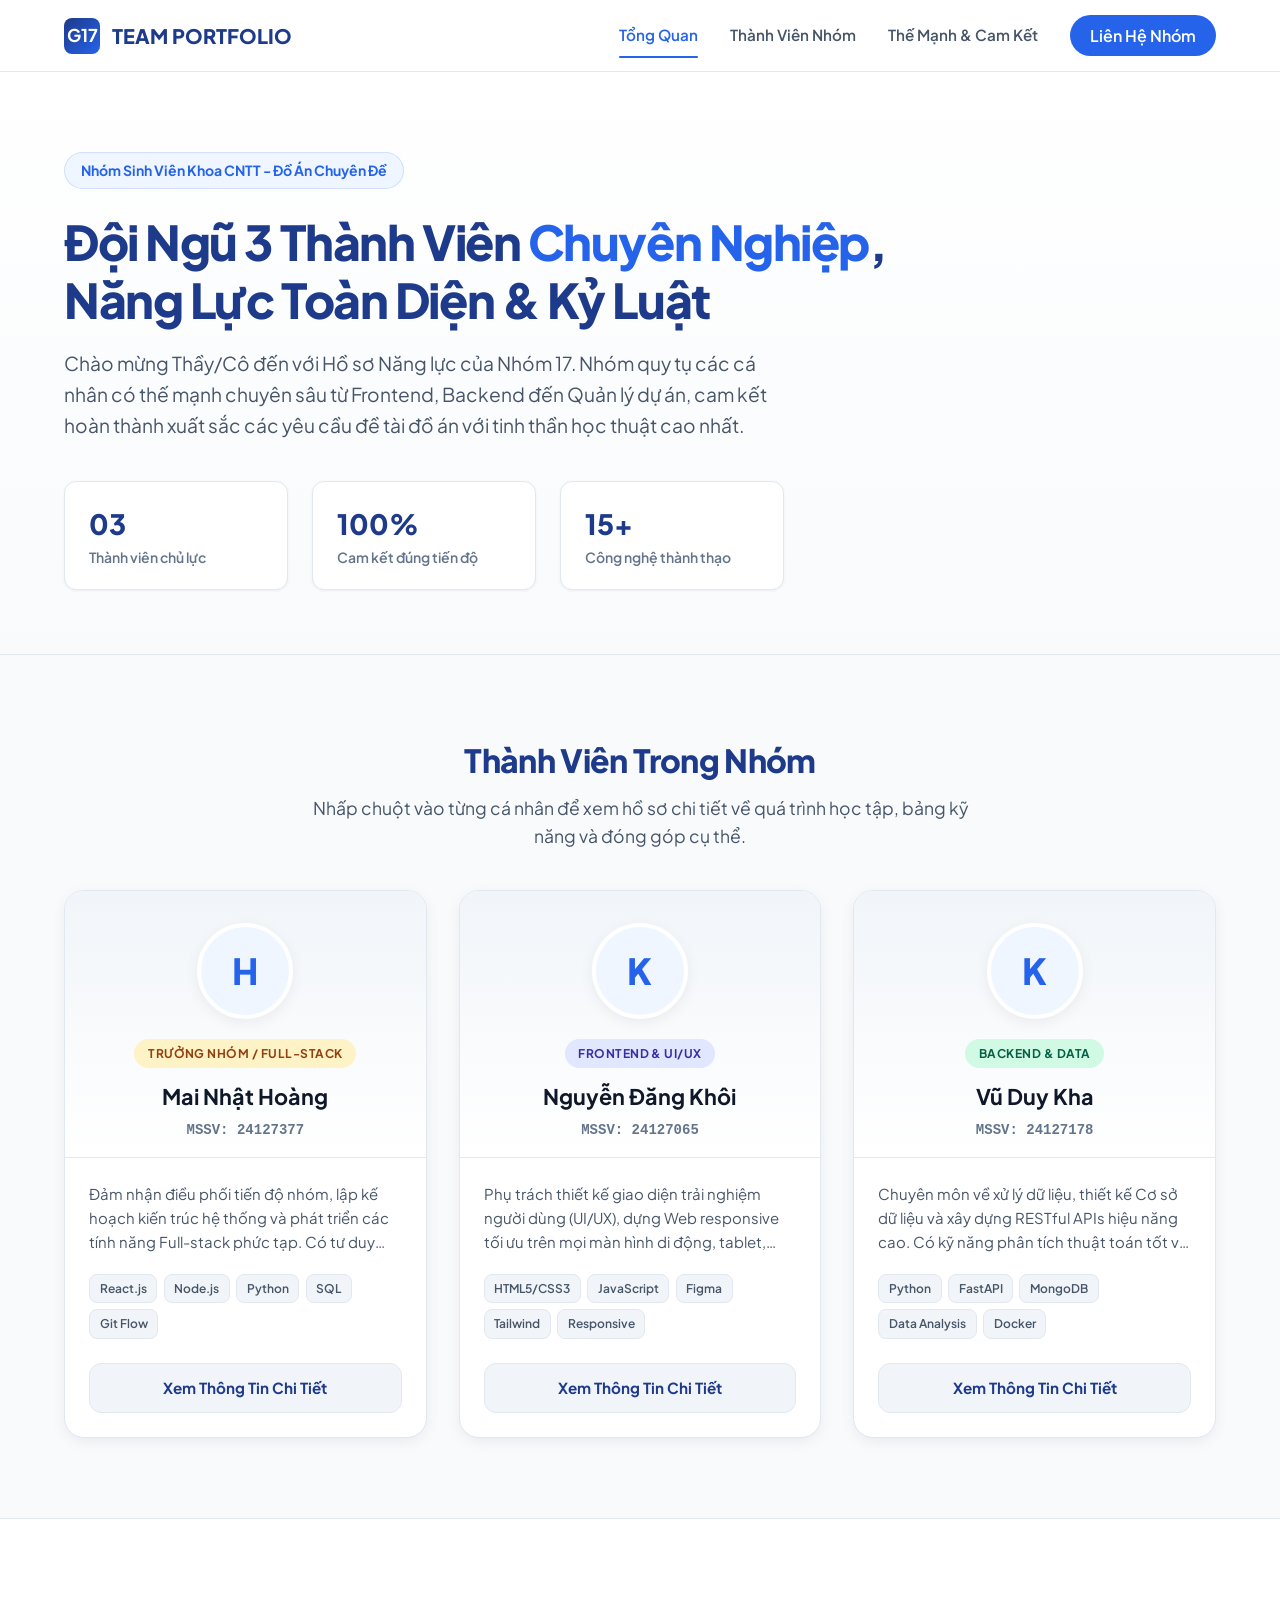
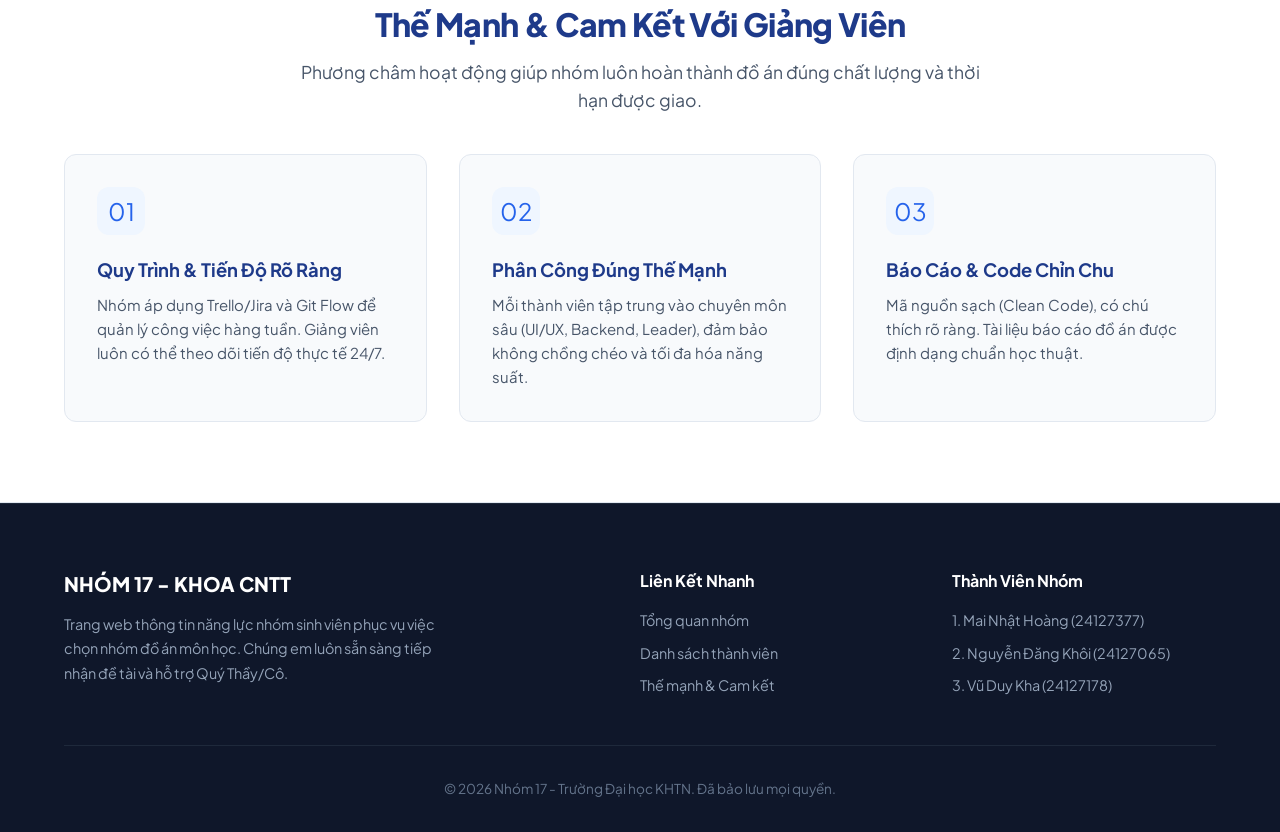
<file: index.html>
<!DOCTYPE html>
<html lang="vi">

<head>
  <meta charset="UTF-8">
  <meta name="viewport" content="width=device-width, initial-scale=1.0">
  <title>Portfolio Nhóm Sinh Viên | Hồ Sơ Năng Lực</title>
  <meta name="description"
    content="Portfolio giới thiệu năng lực nhóm sinh viên CNTT - Sẵn sàng nhận đồ án và hợp tác cùng Giảng viên.">

  <!-- Google Fonts: Plus Jakarta Sans -->
  <link rel="preconnect" href="https://fonts.googleapis.com">
  <link rel="preconnect" href="https://fonts.gstatic.com" crossorigin>
  <link href="https://fonts.googleapis.com/css2?family=Plus+Jakarta+Sans:wght@400;500;600;700;800&display=swap"
    rel="stylesheet">

  <!-- Custom CSS -->
  <link rel="stylesheet" href="css/style.css">
</head>

<body>

  <!-- Header Navigation Bar -->
  <header class="navbar">
    <div class="container">
      <a href="index.html" class="brand-logo">
        <div class="brand-icon">G17</div>
        <span>TEAM PORTFOLIO</span>
      </a>

      <button class="mobile-toggle" id="mobileToggle" aria-label="Toggle Navigation Menu">
        ☰
      </button>

      <nav class="nav-links" id="navLinks">
        <a href="#overview" class="nav-link active">Tổng Quan</a>
        <a href="#members" class="nav-link">Thành Viên Nhóm</a>
        <a href="#strengths" class="nav-link">Thế Mạnh & Cam Kết</a>
        <a href="#contact" class="nav-cta">Liên Hệ Nhóm</a>
      </nav>
    </div>
  </header>

  <!-- Main Content -->
  <main>
    <!-- Section 1: Hero & Group Overview -->
    <section class="hero" id="overview">
      <div class="container">
        <div class="hero-badge">
          Nhóm Sinh Viên Khoa CNTT - Đồ Án Chuyên Đề
        </div>
        <h1 class="hero-title">
          Đội Ngũ 3 Thành Viên <span>Chuyên Nghiệp</span>,<br>Năng Lực Toàn Diện & Kỷ Luật
        </h1>
        <p class="hero-desc">
          Chào mừng Thầy/Cô đến với Hồ sơ Năng lực của Nhóm 17. Nhóm quy tụ các cá nhân có thế mạnh chuyên sâu từ
          Frontend, Backend đến Quản lý dự án, cam kết hoàn thành xuất sắc các yêu cầu đề tài đồ án với tinh thần học
          thuật cao nhất.
        </p>

        <!-- Stats Grid -->
        <div class="hero-stats">
          <div class="stat-card">
            <div class="stat-num">03</div>
            <div class="stat-label">Thành viên chủ lực</div>
          </div>
          <div class="stat-card">
            <div class="stat-num">100%</div>
            <div class="stat-label">Cam kết đúng tiến độ</div>
          </div>
          <div class="stat-card">
            <div class="stat-num">15+</div>
            <div class="stat-label">Công nghệ thành thạo</div>
          </div>
        </div>
      </div>
    </section>

    <!-- Section 2: Team Members Showcase -->
    <section class="members-section" id="members">
      <div class="container">
        <div class="text-center">
          <h2 class="section-title">Thành Viên Trong Nhóm</h2>
          <p class="section-subtitle text-center-margin">
            Nhấp chuột vào từng cá nhân để xem hồ sơ chi tiết về quá trình học tập, bảng kỹ năng và đóng góp cụ thể.
          </p>
        </div>

        <div class="members-grid">
          <!-- Member 1 Card -->
          <article class="member-card">
            <div class="member-card-header">
              <div class="member-avatar">H</div>
              <span class="role-badge leader">Trưởng Nhóm / Full-stack</span>
              <h3 class="member-name">Mai Nhật Hoàng</h3>
              <p class="member-id">MSSV: 24127377</p>
            </div>
            <div class="member-card-body">
              <p class="member-bio">
                Đảm nhận điều phối tiến độ nhóm, lập kế hoạch kiến trúc hệ thống và phát triển các tính năng Full-stack
                phức tạp. Có tư duy logic mạch lạc và quản lý dự án tốt.
              </p>
              <div class="skill-tags">
                <span class="skill-tag">React.js</span>
                <span class="skill-tag">Node.js</span>
                <span class="skill-tag">Python</span>
                <span class="skill-tag">SQL</span>
                <span class="skill-tag">Git Flow</span>
              </div>
              <a href="member-1.html" class="btn-detail">
                Xem Thông Tin Chi Tiết
              </a>
            </div>
          </article>

          <!-- Member 2 Card -->
          <article class="member-card">
            <div class="member-card-header">
              <div class="member-avatar">K</div>
              <span class="role-badge frontend">Frontend & UI/UX</span>
              <h3 class="member-name">Nguyễn Đăng Khôi</h3>
              <p class="member-id">MSSV: 24127065</p>
            </div>
            <div class="member-card-body">
              <p class="member-bio">
                Phụ trách thiết kế giao diện trải nghiệm người dùng (UI/UX), dựng Web responsive tối ưu trên mọi màn
                hình di động, tablet, laptop với hiệu ứng tương tác mượt mà.
              </p>
              <div class="skill-tags">
                <span class="skill-tag">HTML5/CSS3</span>
                <span class="skill-tag">JavaScript</span>
                <span class="skill-tag">Figma</span>
                <span class="skill-tag">Tailwind</span>
                <span class="skill-tag">Responsive</span>
              </div>
              <a href="member-2.html" class="btn-detail">
                Xem Thông Tin Chi Tiết
              </a>
            </div>
          </article>

          <!-- Member 3 Card -->
          <article class="member-card">
            <div class="member-card-header">
              <div class="member-avatar">K</div>
              <span class="role-badge backend">Backend & Data</span>
              <h3 class="member-name">Vũ Duy Kha</h3>
              <p class="member-id">MSSV: 24127178</p>
            </div>
            <div class="member-card-body">
              <p class="member-bio">
                Chuyên môn về xử lý dữ liệu, thiết kế Cơ sở dữ liệu và xây dựng RESTful APIs hiệu năng cao. Có kỹ năng
                phân tích thuật toán tốt và hỗ trợ làm báo cáo học thuật.
              </p>
              <div class="skill-tags">
                <span class="skill-tag">Python</span>
                <span class="skill-tag">FastAPI</span>
                <span class="skill-tag">MongoDB</span>
                <span class="skill-tag">Data Analysis</span>
                <span class="skill-tag">Docker</span>
              </div>
              <a href="member-3.html" class="btn-detail">
                Xem Thông Tin Chi Tiết
              </a>
            </div>
          </article>
        </div>
      </div>
    </section>

    <!-- Section 3: Group Strengths & Commitments -->
    <section class="strengths-section" id="strengths">
      <div class="container">
        <div class="text-center">
          <h2 class="section-title">Thế Mạnh & Cam Kết Với Giảng Viên</h2>
          <p class="section-subtitle text-center-margin">
            Phương châm hoạt động giúp nhóm luôn hoàn thành đồ án đúng chất lượng và thời hạn được giao.
          </p>
        </div>

        <div class="strengths-grid">
          <!-- Strength 1 -->
          <div class="strength-card">
            <div class="strength-icon">01</div>
            <h3 class="strength-title">Quy Trình & Tiến Độ Rõ Ràng</h3>
            <p class="strength-desc">
              Nhóm áp dụng Trello/Jira và Git Flow để quản lý công việc hàng tuần. Giảng viên luôn có thể theo dõi tiến
              độ thực tế 24/7.
            </p>
          </div>

          <!-- Strength 2 -->
          <div class="strength-card">
            <div class="strength-icon">02</div>
            <h3 class="strength-title">Phân Công Đúng Thế Mạnh</h3>
            <p class="strength-desc">
              Mỗi thành viên tập trung vào chuyên môn sâu (UI/UX, Backend, Leader), đảm bảo không chồng chéo và tối đa
              hóa năng suất.
            </p>
          </div>

          <!-- Strength 3 -->
          <div class="strength-card">
            <div class="strength-icon">03</div>
            <h3 class="strength-title">Báo Cáo & Code Chỉn Chu</h3>
            <p class="strength-desc">
              Mã nguồn sạch (Clean Code), có chú thích rõ ràng. Tài liệu báo cáo đồ án được định dạng chuẩn học thuật.
            </p>
          </div>
        </div>
      </div>
    </section>
  </main>

  <!-- Footer Section -->
  <footer class="footer" id="contact">
    <div class="container">
      <div class="footer-grid">
        <div>
          <h3 class="footer-brand-title">NHÓM 17 - KHOA CNTT</h3>
          <p class="footer-desc">
            Trang web thông tin năng lực nhóm sinh viên phục vụ việc chọn nhóm đồ án môn học. Chúng em luôn sẵn sàng
            tiếp nhận đề tài và hỗ trợ Quý Thầy/Cô.
          </p>
        </div>

        <div>
          <h4 class="footer-heading">Liên Kết Nhanh</h4>
          <div class="footer-links">
            <a href="#overview">Tổng quan nhóm</a>
            <a href="#members">Danh sách thành viên</a>
            <a href="#strengths">Thế mạnh & Cam kết</a>
          </div>
        </div>

        <div>
          <h4 class="footer-heading">Thành Viên Nhóm</h4>
          <div class="footer-links">
            <a href="member-1.html">1. Mai Nhật Hoàng (24127377)</a>
            <a href="member-2.html">2. Nguyễn Đăng Khôi (24127065)</a>
            <a href="member-3.html">3. Vũ Duy Kha (24127178)</a>
          </div>
        </div>
      </div>

      <div class="footer-bottom">
        <p>© 2026 Nhóm 17 - Trường Đại học KHTN. Đã bảo lưu mọi quyền.</p>
      </div>
    </div>
  </footer>

  <!-- Main JavaScript -->
  <script src="js/main.js"></script>
</body>

</html>
</file>
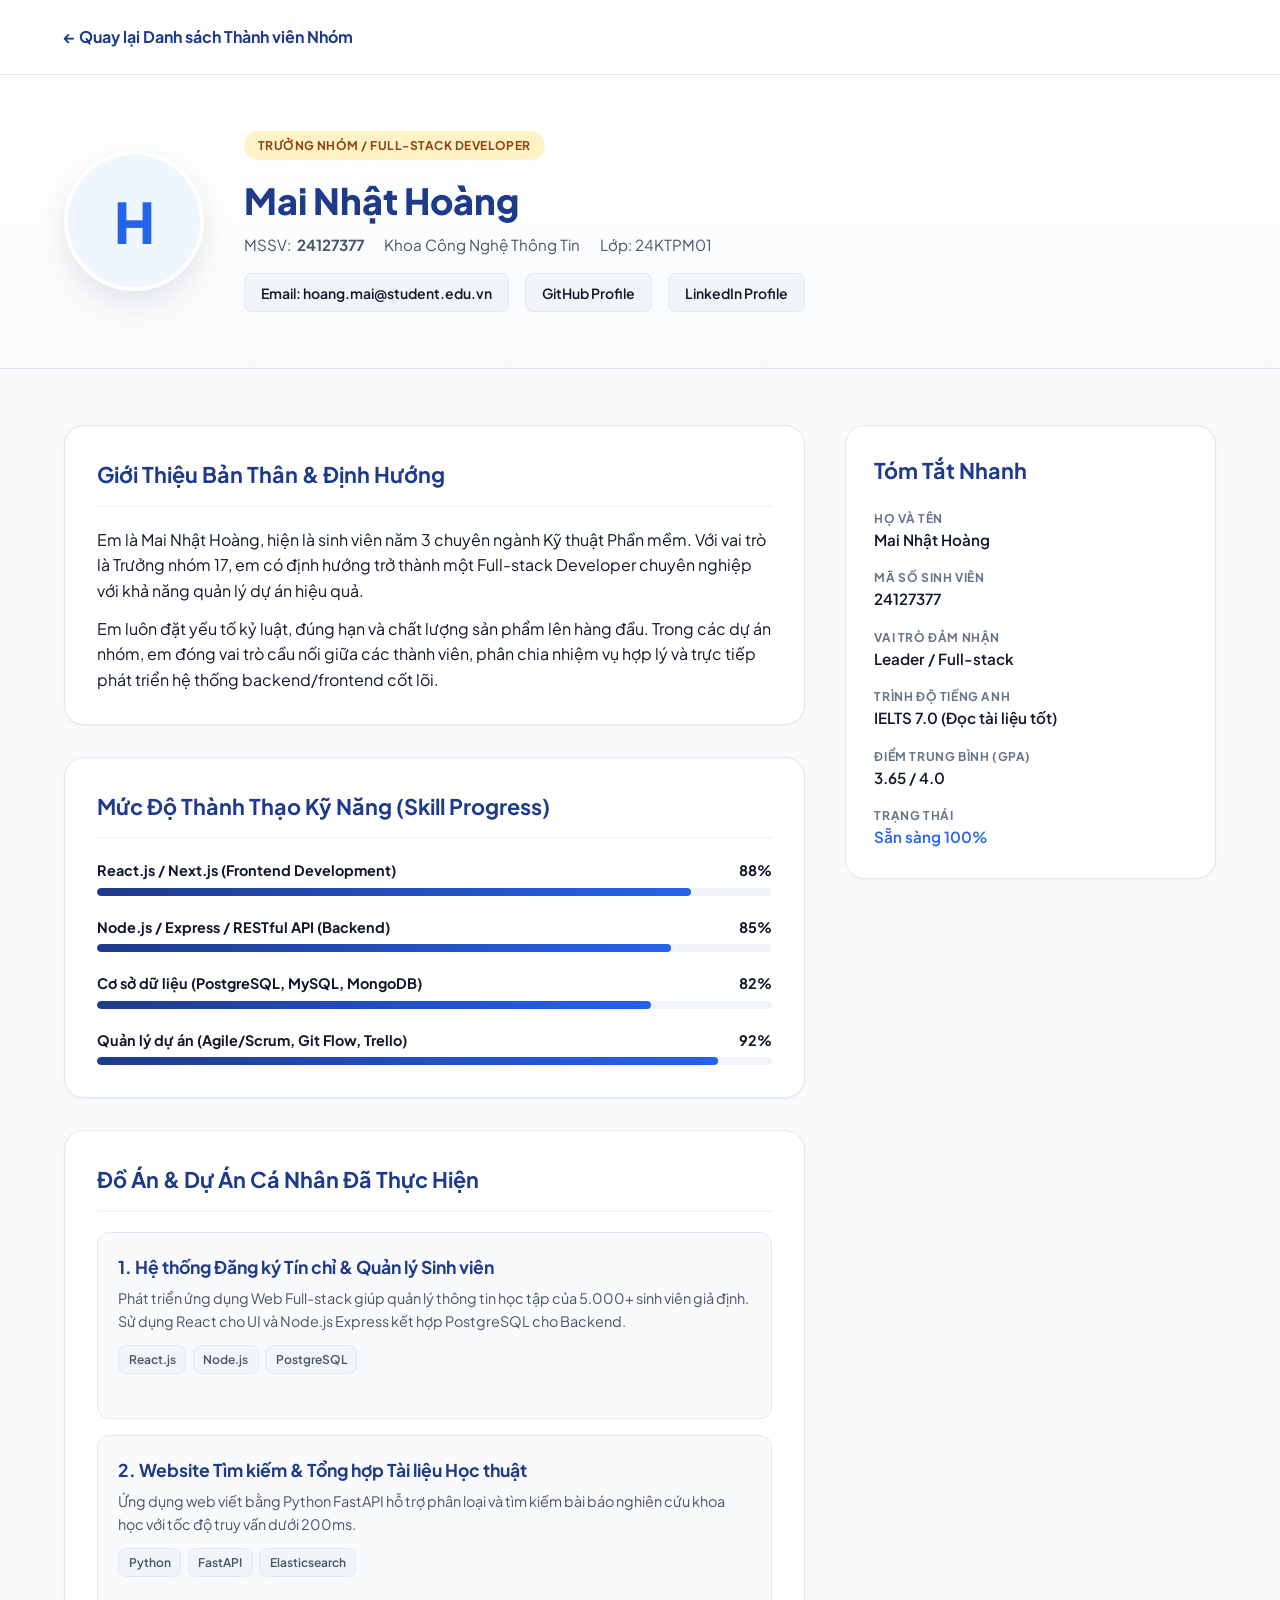
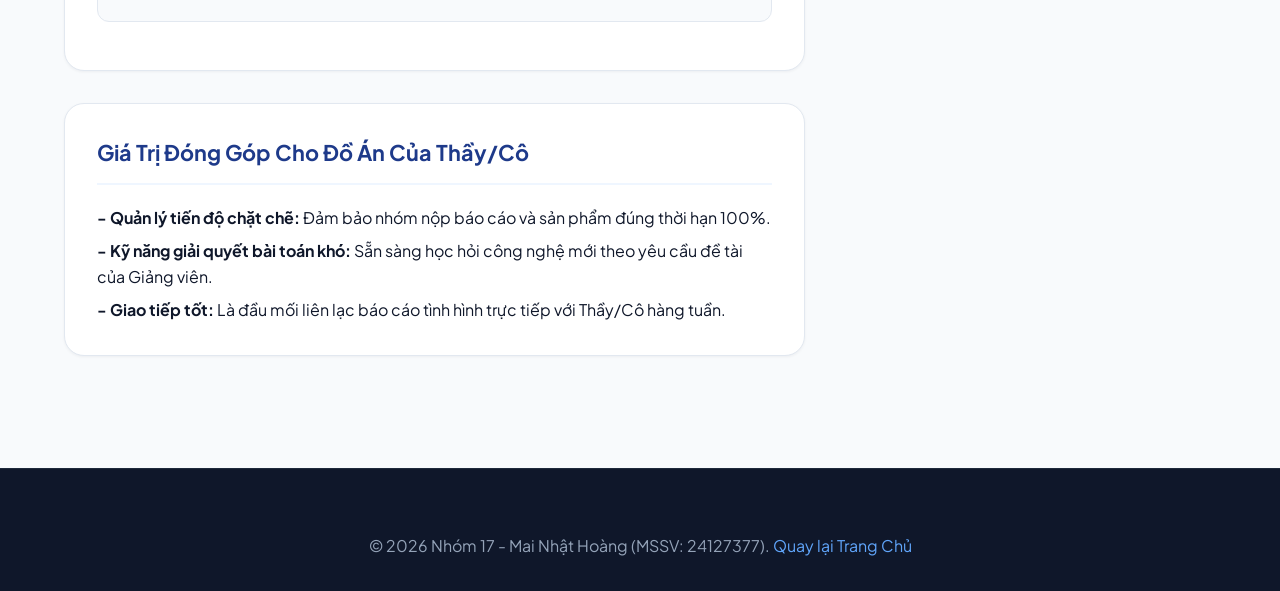
<file: member-1.html>
<!DOCTYPE html>
<html lang="vi">

<head>
  <meta charset="UTF-8">
  <meta name="viewport" content="width=device-width, initial-scale=1.0">
  <title>Mai Nhật Hoàng - Hồ Sơ Thành Viên | Portfolio Nhóm</title>
  <meta name="description"
    content="Chi tiết thông tin năng lực cá nhân của Mai Nhật Hoàng - Trưởng nhóm & Full-stack Developer.">

  <link rel="preconnect" href="https://fonts.googleapis.com">
  <link rel="preconnect" href="https://fonts.gstatic.com" crossorigin>
  <link href="https://fonts.googleapis.com/css2?family=Plus+Jakarta+Sans:wght@400;500;600;700;800&display=swap"
    rel="stylesheet">
  <link rel="stylesheet" href="css/style.css">
</head>

<body>

  <!-- Top Navigation Back Bar -->
  <div class="page-header-nav">
    <div class="container">
      <a href="index.html#members" class="btn-back">
        &larr; Quay lại Danh sách Thành viên Nhóm
      </a>
    </div>
  </div>

  <!-- Profile Hero Header -->
  <section class="profile-hero">
    <div class="container">
      <div class="profile-header-content">
        <div class="profile-avatar-large">H</div>
        <div class="profile-info-main">
          <span class="role-badge leader">Trưởng Nhóm / Full-stack Developer</span>
          <h1 class="profile-name">Mai Nhật Hoàng</h1>

          <div class="profile-meta">
            <span class="meta-item">MSSV: <strong>24127377</strong></span>
            <span class="meta-item">Khoa Công Nghệ Thông Tin</span>
            <span class="meta-item">Lớp: 24KTPM01</span>
          </div>

          <div class="profile-contact-links">
            <a href="mailto:hoang.mai@student.edu.vn" class="contact-btn">Email: hoang.mai@student.edu.vn</a>
            <a href="https://github.com" target="_blank" class="contact-btn">GitHub Profile</a>
            <a href="https://linkedin.com" target="_blank" class="contact-btn">LinkedIn Profile</a>
          </div>
        </div>
      </div>
    </div>
  </section>

  <!-- Profile Detail Content Grid -->
  <main class="container">
    <div class="profile-details-grid">
      <!-- Main Left Column -->
      <div class="main-details-col">
        <!-- Box 1: Bio & Overview -->
        <article class="detail-box">
          <h2 class="box-title">Giới Thiệu Bản Thân & Định Hướng</h2>
          <p>
            Em là Mai Nhật Hoàng, hiện là sinh viên năm 3 chuyên ngành Kỹ thuật Phần mềm. Với vai trò là Trưởng nhóm 17,
            em có định hướng trở thành một Full-stack Developer chuyên nghiệp với khả năng quản lý dự án hiệu quả.
          </p>
          <p style="margin-top: 0.75rem;">
            Em luôn đặt yếu tố kỷ luật, đúng hạn và chất lượng sản phẩm lên hàng đầu. Trong các dự án nhóm, em đóng vai
            trò cầu nối giữa các thành viên, phân chia nhiệm vụ hợp lý và trực tiếp phát triển hệ thống backend/frontend
            cốt lõi.
          </p>
        </article>

        <!-- Box 2: Detailed Skills & Competencies -->
        <article class="detail-box">
          <h2 class="box-title">Mức Độ Thành Thạo Kỹ Năng (Skill Progress)</h2>
          <div class="skills-list">
            <!-- Skill Item -->
            <div class="skill-item-bar">
              <div class="skill-info">
                <span>React.js / Next.js (Frontend Development)</span>
                <span>88%</span>
              </div>
              <div class="progress-track">
                <div class="progress-fill" style="width: 88%;"></div>
              </div>
            </div>

            <!-- Skill Item -->
            <div class="skill-item-bar">
              <div class="skill-info">
                <span>Node.js / Express / RESTful API (Backend)</span>
                <span>85%</span>
              </div>
              <div class="progress-track">
                <div class="progress-fill" style="width: 85%;"></div>
              </div>
            </div>

            <!-- Skill Item -->
            <div class="skill-item-bar">
              <div class="skill-info">
                <span>Cơ sở dữ liệu (PostgreSQL, MySQL, MongoDB)</span>
                <span>82%</span>
              </div>
              <div class="progress-track">
                <div class="progress-fill" style="width: 82%;"></div>
              </div>
            </div>

            <!-- Skill Item -->
            <div class="skill-item-bar">
              <div class="skill-info">
                <span>Quản lý dự án (Agile/Scrum, Git Flow, Trello)</span>
                <span>92%</span>
              </div>
              <div class="progress-track">
                <div class="progress-fill" style="width: 92%;"></div>
              </div>
            </div>
          </div>
        </article>

        <!-- Box 3: Key Projects -->
        <article class="detail-box">
          <h2 class="box-title">Đồ Án & Dự Án Cá Nhân Đã Thực Hiện</h2>

          <div class="project-item">
            <h3 class="project-title">1. Hệ thống Đăng ký Tín chỉ & Quản lý Sinh viên</h3>
            <p class="project-desc">
              Phát triển ứng dụng Web Full-stack giúp quản lý thông tin học tập của 5.000+ sinh viên giả định. Sử dụng
              React cho UI và Node.js Express kết hợp PostgreSQL cho Backend.
            </p>
            <div class="skill-tags">
              <span class="skill-tag">React.js</span>
              <span class="skill-tag">Node.js</span>
              <span class="skill-tag">PostgreSQL</span>
            </div>
          </div>

          <div class="project-item">
            <h3 class="project-title">2. Website Tìm kiếm & Tổng hợp Tài liệu Học thuật</h3>
            <p class="project-desc">
              Ứng dụng web viết bằng Python FastAPI hỗ trợ phân loại và tìm kiếm bài báo nghiên cứu khoa học với tốc độ
              truy vấn dưới 200ms.
            </p>
            <div class="skill-tags">
              <span class="skill-tag">Python</span>
              <span class="skill-tag">FastAPI</span>
              <span class="skill-tag">Elasticsearch</span>
            </div>
          </div>
        </article>

        <!-- Box 4: Why Select -->
        <article class="detail-box">
          <h2 class="box-title">Giá Trị Đóng Góp Cho Đồ Án Của Thầy/Cô</h2>
          <ul>
            <li style="margin-bottom: 0.5rem;"><strong>- Quản lý tiến độ chặt chẽ:</strong> Đảm bảo nhóm nộp báo cáo và
              sản phẩm đúng thời hạn 100%.</li>
            <li style="margin-bottom: 0.5rem;"><strong>- Kỹ năng giải quyết bài toán khó:</strong> Sẵn sàng học hỏi công
              nghệ mới theo yêu cầu đề tài của Giảng viên.</li>
            <li><strong>- Giao tiếp tốt:</strong> Là đầu mối liên lạc báo cáo tình hình trực tiếp với Thầy/Cô hàng tuần.
            </li>
          </ul>
        </article>
      </div>

      <!-- Right Sidebar Column -->
      <aside class="sidebar-col">
        <div class="sidebar-card">
          <h3 class="box-title" style="border: none; padding: 0; margin-bottom: 1.25rem;">Tóm Tắt Nhanh</h3>
          <div class="info-list">
            <div class="info-item">
              <span class="info-label">Họ và Tên</span>
              <span class="info-val">Mai Nhật Hoàng</span>
            </div>
            <div class="info-item">
              <span class="info-label">Mã Số Sinh Viên</span>
              <span class="info-val">24127377</span>
            </div>
            <div class="info-item">
              <span class="info-label">Vai Trò Đảm Nhận</span>
              <span class="info-val">Leader / Full-stack</span>
            </div>
            <div class="info-item">
              <span class="info-label">Trình Độ Tiếng Anh</span>
              <span class="info-val">IELTS 7.0 (Đọc tài liệu tốt)</span>
            </div>
            <div class="info-item">
              <span class="info-label">Điểm Trung Bình (GPA)</span>
              <span class="info-val">3.65 / 4.0</span>
            </div>
            <div class="info-item">
              <span class="info-label">Trạng Thái</span>
              <span class="info-val" style="color: var(--primary-blue);">Sẵn sàng 100%</span>
            </div>
          </div>
        </div>
      </aside>
    </div>
  </main>

  <!-- Footer -->
  <footer class="footer">
    <div class="container text-center">
      <p>© 2026 Nhóm 17 - Mai Nhật Hoàng (MSSV: 24127377). <a href="index.html" style="color: #60A5FA;">Quay lại Trang
          Chủ</a></p>
    </div>
  </footer>

  <script src="js/main.js"></script>
</body>

</html>
</file>
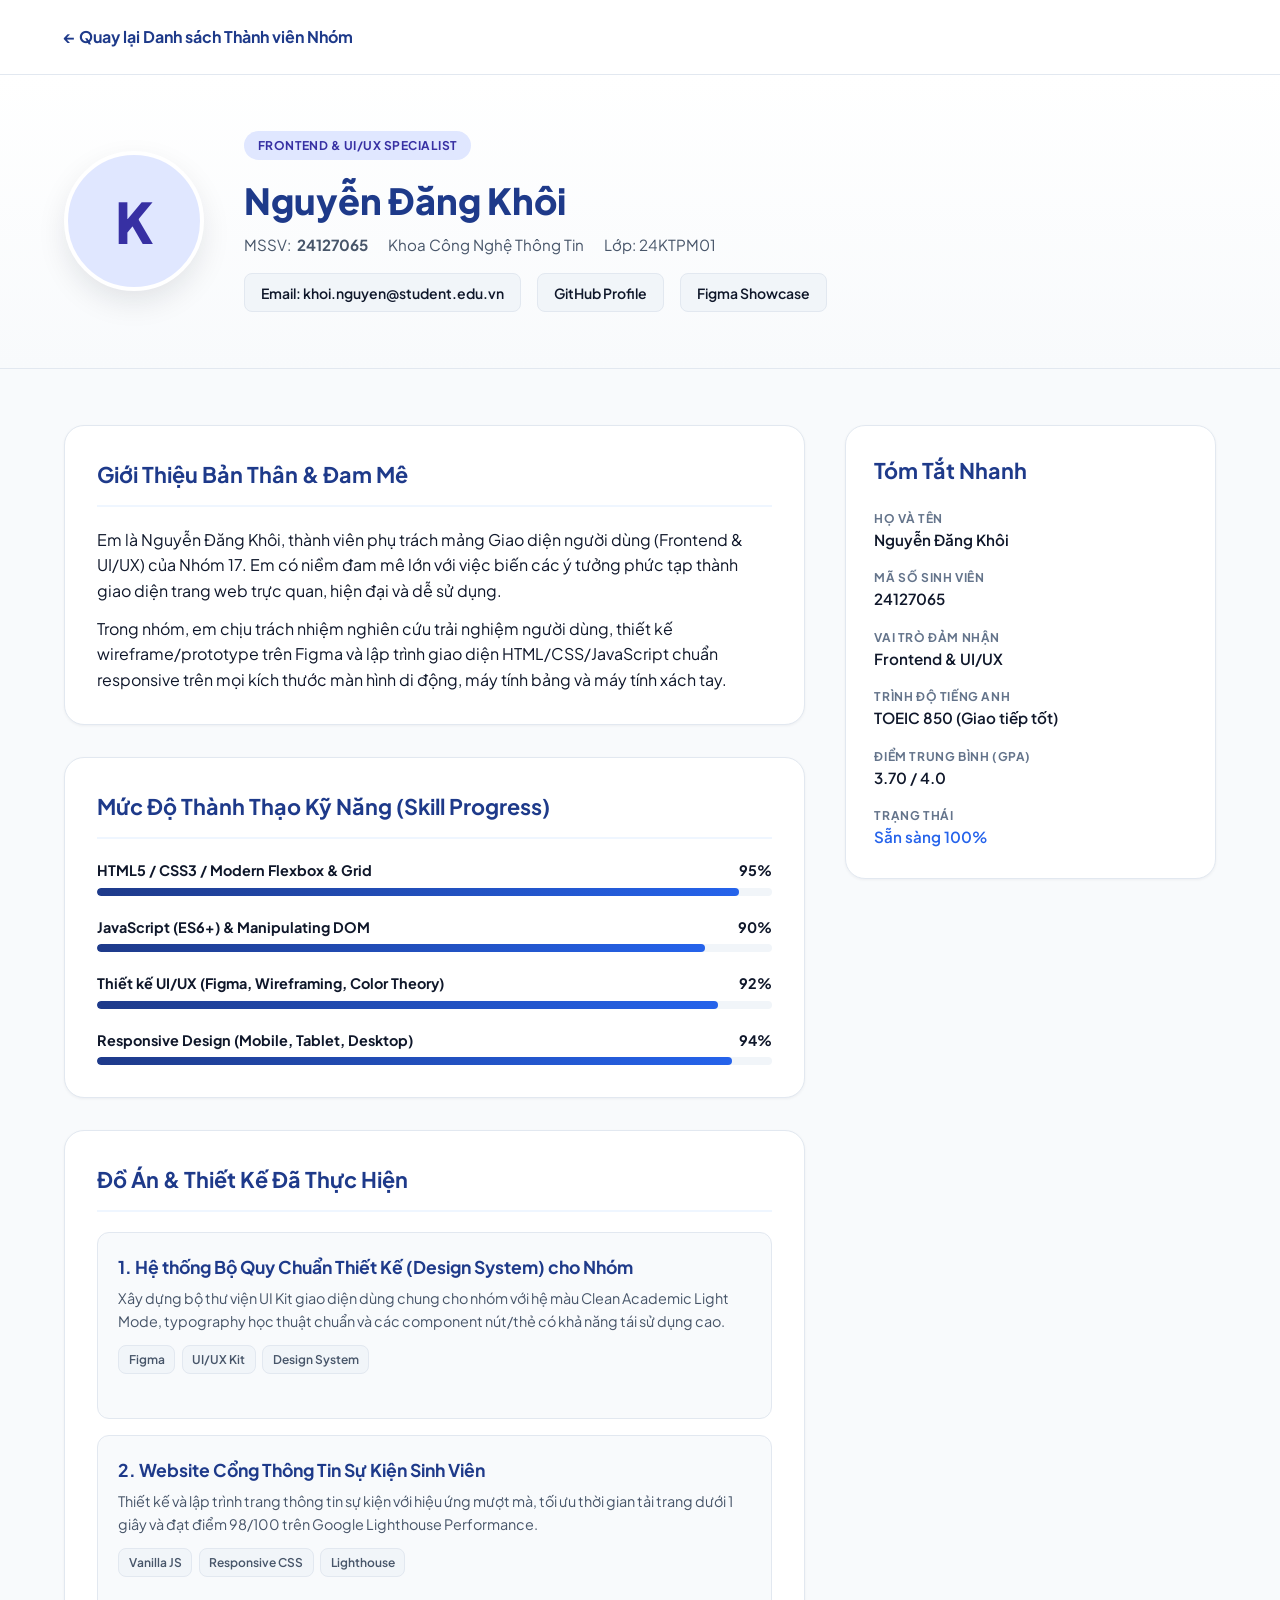
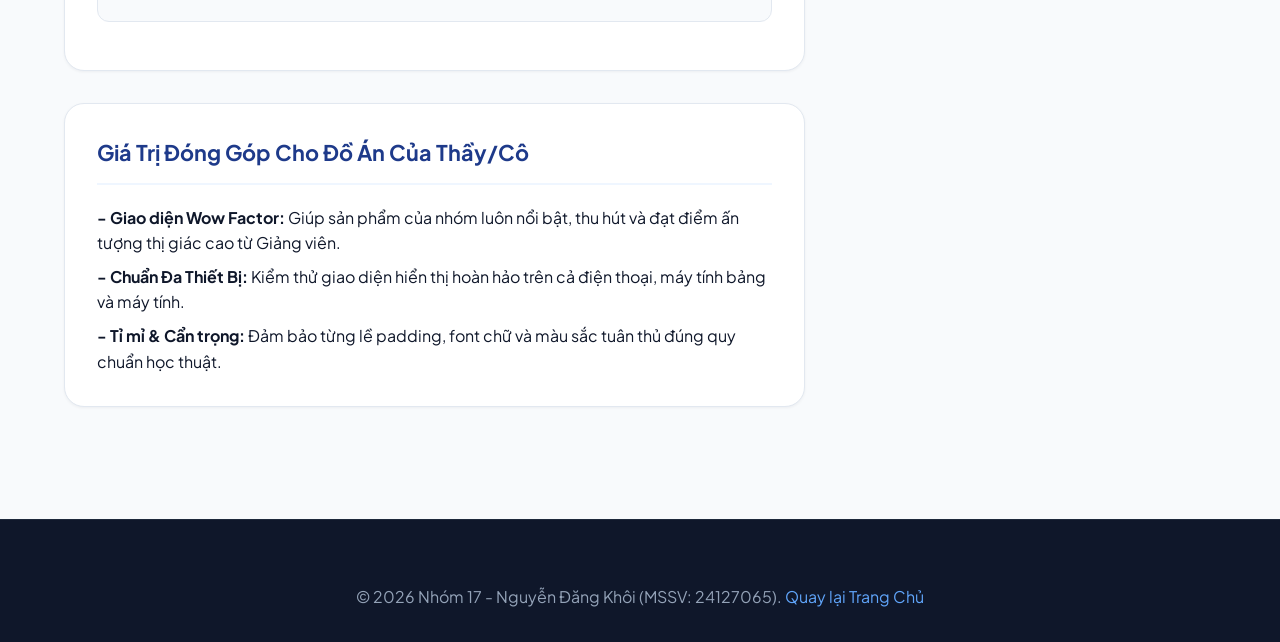
<file: member-2.html>
<!DOCTYPE html>
<html lang="vi">

<head>
  <meta charset="UTF-8">
  <meta name="viewport" content="width=device-width, initial-scale=1.0">
  <title>Nguyễn Đăng Khôi - Hồ Sơ Thành Viên | Portfolio Nhóm</title>
  <meta name="description"
    content="Chi tiết thông tin năng lực cá nhân của Nguyễn Đăng Khôi- Frontend Developer & UI/UX Specialist.">

  <link rel="preconnect" href="https://fonts.googleapis.com">
  <link rel="preconnect" href="https://fonts.gstatic.com" crossorigin>
  <link href="https://fonts.googleapis.com/css2?family=Plus+Jakarta+Sans:wght@400;500;600;700;800&display=swap"
    rel="stylesheet">
  <link rel="stylesheet" href="css/style.css">
</head>

<body>

  <!-- Top Navigation Back Bar -->
  <div class="page-header-nav">
    <div class="container">
      <a href="index.html#members" class="btn-back">
        &larr; Quay lại Danh sách Thành viên Nhóm
      </a>
    </div>
  </div>

  <!-- Profile Hero Header -->
  <section class="profile-hero">
    <div class="container">
      <div class="profile-header-content">
        <div class="profile-avatar-large" style="background-color: var(--badge-fe-bg); color: var(--badge-fe-text);">K</div>
        <div class="profile-info-main">
          <span class="role-badge frontend">Frontend & UI/UX Specialist</span>
          <h1 class="profile-name">Nguyễn Đăng Khôi</h1>

          <div class="profile-meta">
            <span class="meta-item">MSSV: <strong>24127065</strong></span>
            <span class="meta-item">Khoa Công Nghệ Thông Tin</span>
            <span class="meta-item">Lớp: 24KTPM01</span>
          </div>

          <div class="profile-contact-links">
            <a href="mailto:khoi.nguyen@student.edu.vn" class="contact-btn">Email: khoi.nguyen@student.edu.vn</a>
            <a href="https://github.com" target="_blank" class="contact-btn">GitHub Profile</a>
            <a href="https://figma.com" target="_blank" class="contact-btn">Figma Showcase</a>
          </div>
        </div>
      </div>
    </div>
  </section>

  <!-- Profile Detail Content Grid -->
  <main class="container">
    <div class="profile-details-grid">
      <!-- Main Left Column -->
      <div class="main-details-col">
        <!-- Box 1: Bio & Overview -->
        <article class="detail-box">
          <h2 class="box-title">Giới Thiệu Bản Thân & Đam Mê</h2>
          <p>
            Em là Nguyễn Đăng Khôi, thành viên phụ trách mảng Giao diện người dùng (Frontend & UI/UX) của Nhóm 17. Em có
            niềm đam mê lớn với việc biến các ý tưởng phức tạp thành giao diện trang web trực quan, hiện đại và dễ sử
            dụng.
          </p>
          <p style="margin-top: 0.75rem;">
            Trong nhóm, em chịu trách nhiệm nghiên cứu trải nghiệm người dùng, thiết kế wireframe/prototype trên Figma
            và lập trình giao diện HTML/CSS/JavaScript chuẩn responsive trên mọi kích thước màn hình di động, máy tính
            bảng và máy tính xách tay.
          </p>
        </article>

        <!-- Box 2: Detailed Skills & Competencies -->
        <article class="detail-box">
          <h2 class="box-title">Mức Độ Thành Thạo Kỹ Năng (Skill Progress)</h2>
          <div class="skills-list">
            <!-- Skill Item -->
            <div class="skill-item-bar">
              <div class="skill-info">
                <span>HTML5 / CSS3 / Modern Flexbox & Grid</span>
                <span>95%</span>
              </div>
              <div class="progress-track">
                <div class="progress-fill" style="width: 95%;"></div>
              </div>
            </div>

            <!-- Skill Item -->
            <div class="skill-item-bar">
              <div class="skill-info">
                <span>JavaScript (ES6+) & Manipulating DOM</span>
                <span>90%</span>
              </div>
              <div class="progress-track">
                <div class="progress-fill" style="width: 90%;"></div>
              </div>
            </div>

            <!-- Skill Item -->
            <div class="skill-item-bar">
              <div class="skill-info">
                <span>Thiết kế UI/UX (Figma, Wireframing, Color Theory)</span>
                <span>92%</span>
              </div>
              <div class="progress-track">
                <div class="progress-fill" style="width: 92%;"></div>
              </div>
            </div>

            <!-- Skill Item -->
            <div class="skill-item-bar">
              <div class="skill-info">
                <span>Responsive Design (Mobile, Tablet, Desktop)</span>
                <span>94%</span>
              </div>
              <div class="progress-track">
                <div class="progress-fill" style="width: 94%;"></div>
              </div>
            </div>
          </div>
        </article>

        <!-- Box 3: Key Projects -->
        <article class="detail-box">
          <h2 class="box-title">Đồ Án & Thiết Kế Đã Thực Hiện</h2>

          <div class="project-item">
            <h3 class="project-title">1. Hệ thống Bộ Quy Chuẩn Thiết Kế (Design System) cho Nhóm</h3>
            <p class="project-desc">
              Xây dựng bộ thư viện UI Kit giao diện dùng chung cho nhóm với hệ màu Clean Academic Light Mode, typography
              học thuật chuẩn và các component nút/thẻ có khả năng tái sử dụng cao.
            </p>
            <div class="skill-tags">
              <span class="skill-tag">Figma</span>
              <span class="skill-tag">UI/UX Kit</span>
              <span class="skill-tag">Design System</span>
            </div>
          </div>

          <div class="project-item">
            <h3 class="project-title">2. Website Cổng Thông Tin Sự Kiện Sinh Viên</h3>
            <p class="project-desc">
              Thiết kế và lập trình trang thông tin sự kiện với hiệu ứng mượt mà, tối ưu thời gian tải trang dưới 1 giây
              và đạt điểm 98/100 trên Google Lighthouse Performance.
            </p>
            <div class="skill-tags">
              <span class="skill-tag">Vanilla JS</span>
              <span class="skill-tag">Responsive CSS</span>
              <span class="skill-tag">Lighthouse</span>
            </div>
          </div>
        </article>

        <!-- Box 4: Why Select -->
        <article class="detail-box">
          <h2 class="box-title">Giá Trị Đóng Góp Cho Đồ Án Của Thầy/Cô</h2>
          <ul>
            <li style="margin-bottom: 0.5rem;"><strong>- Giao diện Wow Factor:</strong> Giúp sản phẩm của nhóm luôn nổi
              bật, thu hút và đạt điểm ấn tượng thị giác cao từ Giảng viên.</li>
            <li style="margin-bottom: 0.5rem;"><strong>- Chuẩn Đa Thiết Bị:</strong> Kiểm thử giao diện hiển thị hoàn
              hảo trên cả điện thoại, máy tính bảng và máy tính.</li>
            <li><strong>- Tỉ mỉ & Cẩn trọng:</strong> Đảm bảo từng lề padding, font chữ và màu sắc tuân thủ đúng quy
              chuẩn học thuật.</li>
          </ul>
        </article>
      </div>

      <!-- Right Sidebar Column -->
      <aside class="sidebar-col">
        <div class="sidebar-card">
          <h3 class="box-title" style="border: none; padding: 0; margin-bottom: 1.25rem;">Tóm Tắt Nhanh</h3>
          <div class="info-list">
            <div class="info-item">
              <span class="info-label">Họ và Tên</span>
              <span class="info-val">Nguyễn Đăng Khôi</span>
            </div>
            <div class="info-item">
              <span class="info-label">Mã Số Sinh Viên</span>
              <span class="info-val">24127065</span>
            </div>
            <div class="info-item">
              <span class="info-label">Vai Trò Đảm Nhận</span>
              <span class="info-val">Frontend & UI/UX</span>
            </div>
            <div class="info-item">
              <span class="info-label">Trình Độ Tiếng Anh</span>
              <span class="info-val">TOEIC 850 (Giao tiếp tốt)</span>
            </div>
            <div class="info-item">
              <span class="info-label">Điểm Trung Bình (GPA)</span>
              <span class="info-val">3.70 / 4.0</span>
            </div>
            <div class="info-item">
              <span class="info-label">Trạng Thái</span>
              <span class="info-val" style="color: var(--primary-blue);">Sẵn sàng 100%</span>
            </div>
          </div>
        </div>
      </aside>
    </div>
  </main>

  <!-- Footer -->
  <footer class="footer">
    <div class="container text-center">
      <p>© 2026 Nhóm 17 - Nguyễn Đăng Khôi (MSSV: 24127065). <a href="index.html" style="color: #60A5FA;">Quay lại Trang
          Chủ</a></p>
    </div>
  </footer>

  <script src="js/main.js"></script>
</body>

</html>
</file>
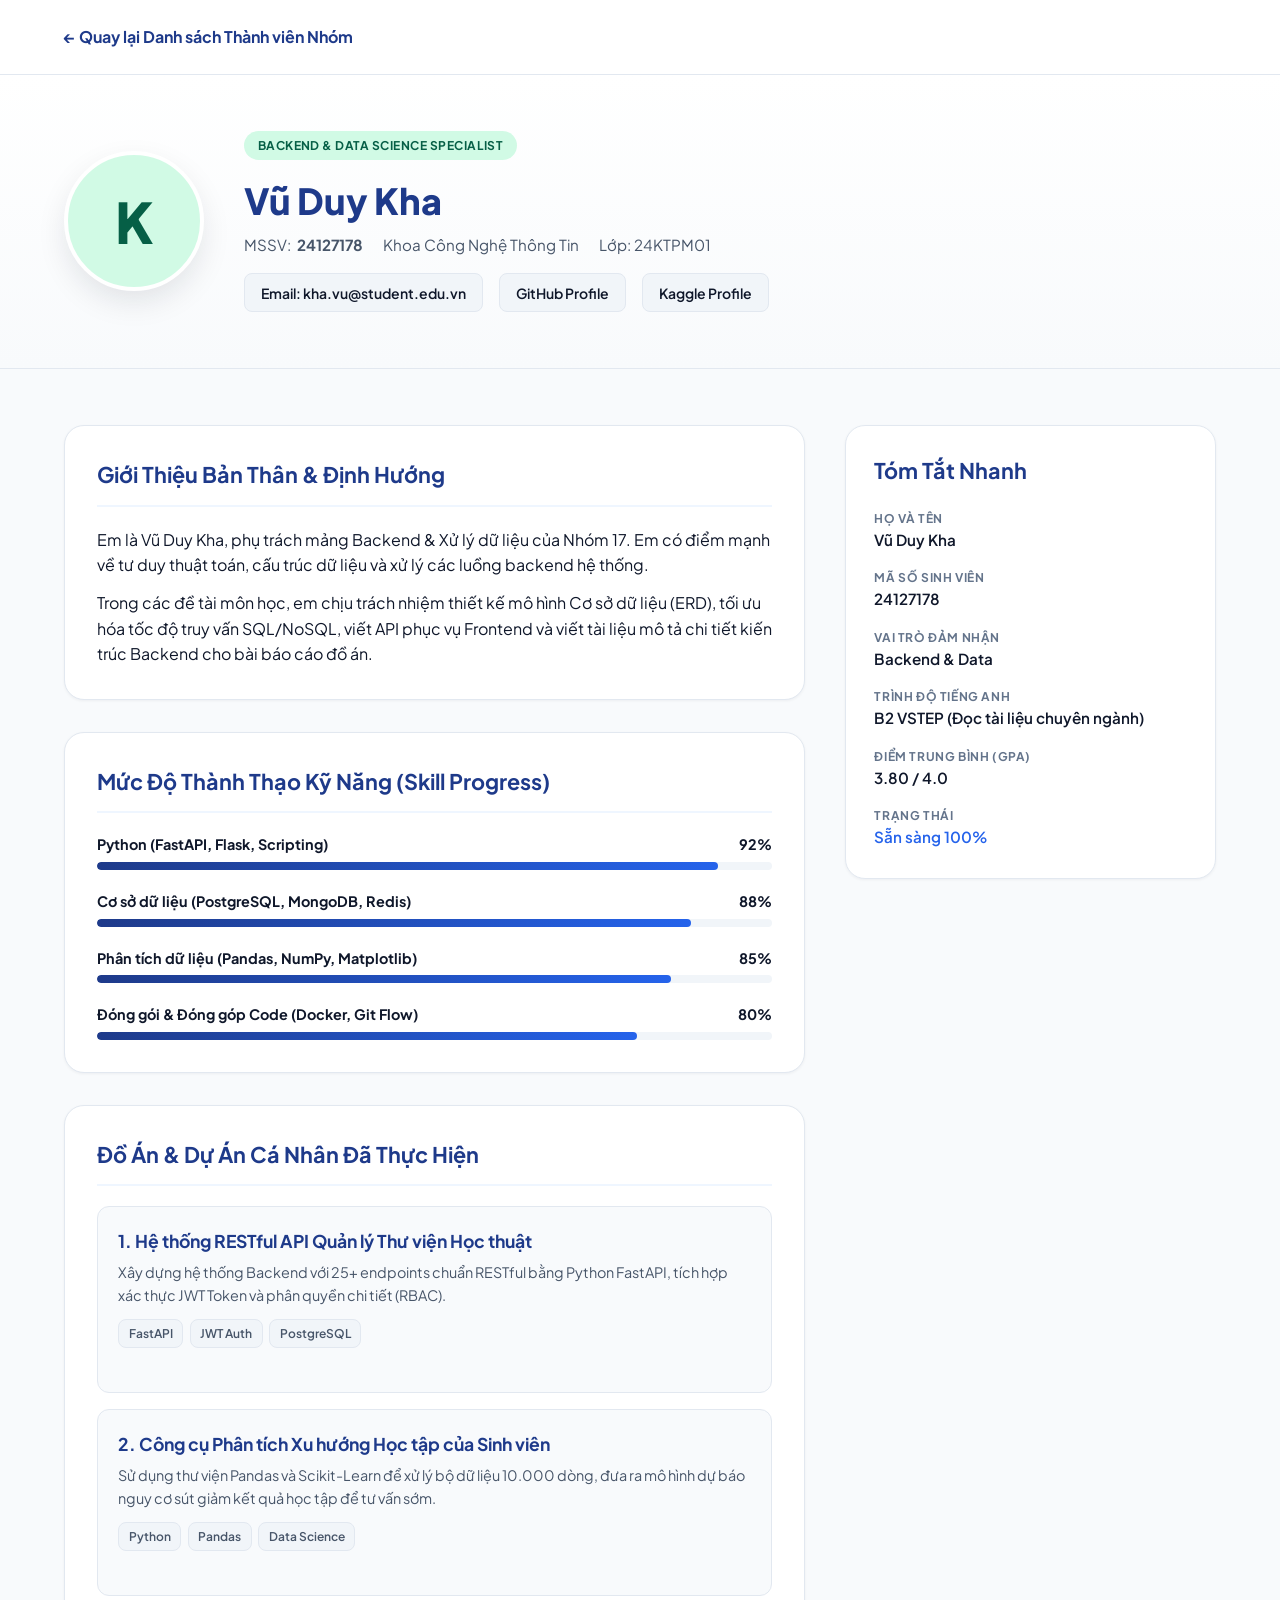
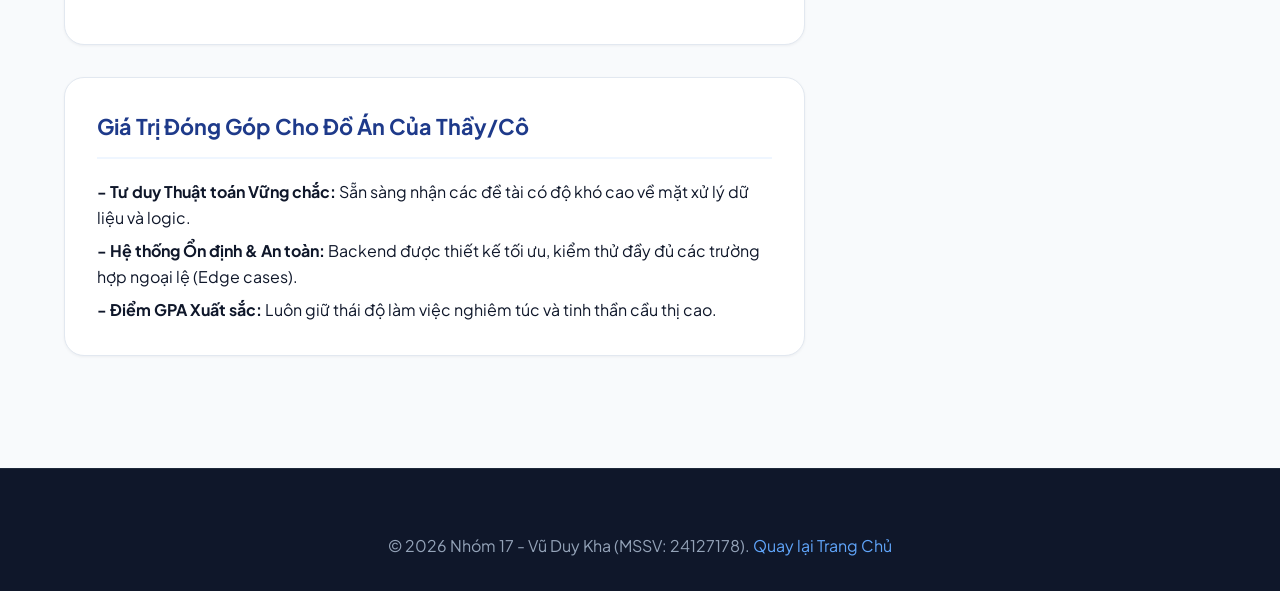
<file: member-3.html>
<!DOCTYPE html>
<html lang="vi">

<head>
  <meta charset="UTF-8">
  <meta name="viewport" content="width=device-width, initial-scale=1.0">
  <title>Vũ Duy Kha - Hồ Sơ Thành Viên | Portfolio Nhóm</title>
  <meta name="description"
    content="Chi tiết thông tin năng lực cá nhân của Vũ Duy Kha - Backend Developer & Data Science Specialist.">

  <link rel="preconnect" href="https://fonts.googleapis.com">
  <link rel="preconnect" href="https://fonts.gstatic.com" crossorigin>
  <link href="https://fonts.googleapis.com/css2?family=Plus+Jakarta+Sans:wght@400;500;600;700;800&display=swap"
    rel="stylesheet">
  <link rel="stylesheet" href="css/style.css">
</head>

<body>

  <!-- Top Navigation Back Bar -->
  <div class="page-header-nav">
    <div class="container">
      <a href="index.html#members" class="btn-back">
        &larr; Quay lại Danh sách Thành viên Nhóm
      </a>
    </div>
  </div>

  <!-- Profile Hero Header -->
  <section class="profile-hero">
    <div class="container">
      <div class="profile-header-content">
        <div class="profile-avatar-large" style="background-color: var(--badge-be-bg); color: var(--badge-be-text);">K</div>
        <div class="profile-info-main">
          <span class="role-badge backend">Backend & Data Science Specialist</span>
          <h1 class="profile-name">Vũ Duy Kha</h1>

          <div class="profile-meta">
            <span class="meta-item">MSSV: <strong>24127178</strong></span>
            <span class="meta-item">Khoa Công Nghệ Thông Tin</span>
            <span class="meta-item">Lớp: 24KTPM01</span>
          </div>

          <div class="profile-contact-links">
            <a href="mailto:kha.vu@student.edu.vn" class="contact-btn">Email: kha.vu@student.edu.vn</a>
            <a href="https://github.com" target="_blank" class="contact-btn">GitHub Profile</a>
            <a href="https://kaggle.com" target="_blank" class="contact-btn">Kaggle Profile</a>
          </div>
        </div>
      </div>
    </div>
  </section>

  <!-- Profile Detail Content Grid -->
  <main class="container">
    <div class="profile-details-grid">
      <!-- Main Left Column -->
      <div class="main-details-col">
        <!-- Box 1: Bio & Overview -->
        <article class="detail-box">
          <h2 class="box-title">Giới Thiệu Bản Thân & Định Hướng</h2>
          <p>
            Em là Vũ Duy Kha, phụ trách mảng Backend & Xử lý dữ liệu của Nhóm 17. Em có điểm mạnh về tư duy thuật toán,
            cấu trúc dữ liệu và xử lý các luồng backend hệ thống.
          </p>
          <p style="margin-top: 0.75rem;">
            Trong các đề tài môn học, em chịu trách nhiệm thiết kế mô hình Cơ sở dữ liệu (ERD), tối ưu hóa tốc độ truy
            vấn SQL/NoSQL, viết API phục vụ Frontend và viết tài liệu mô tả chi tiết kiến trúc Backend cho bài báo cáo
            đồ án.
          </p>
        </article>

        <!-- Box 2: Detailed Skills & Competencies -->
        <article class="detail-box">
          <h2 class="box-title">Mức Độ Thành Thạo Kỹ Năng (Skill Progress)</h2>
          <div class="skills-list">
            <!-- Skill Item -->
            <div class="skill-item-bar">
              <div class="skill-info">
                <span>Python (FastAPI, Flask, Scripting)</span>
                <span>92%</span>
              </div>
              <div class="progress-track">
                <div class="progress-fill" style="width: 92%;"></div>
              </div>
            </div>

            <!-- Skill Item -->
            <div class="skill-item-bar">
              <div class="skill-info">
                <span>Cơ sở dữ liệu (PostgreSQL, MongoDB, Redis)</span>
                <span>88%</span>
              </div>
              <div class="progress-track">
                <div class="progress-fill" style="width: 88%;"></div>
              </div>
            </div>

            <!-- Skill Item -->
            <div class="skill-item-bar">
              <div class="skill-info">
                <span>Phân tích dữ liệu (Pandas, NumPy, Matplotlib)</span>
                <span>85%</span>
              </div>
              <div class="progress-track">
                <div class="progress-fill" style="width: 85%;"></div>
              </div>
            </div>

            <!-- Skill Item -->
            <div class="skill-item-bar">
              <div class="skill-info">
                <span>Đóng gói & Đóng góp Code (Docker, Git Flow)</span>
                <span>80%</span>
              </div>
              <div class="progress-track">
                <div class="progress-fill" style="width: 80%;"></div>
              </div>
            </div>
          </div>
        </article>

        <!-- Box 3: Key Projects -->
        <article class="detail-box">
          <h2 class="box-title">Đồ Án & Dự Án Cá Nhân Đã Thực Hiện</h2>

          <div class="project-item">
            <h3 class="project-title">1. Hệ thống RESTful API Quản lý Thư viện Học thuật</h3>
            <p class="project-desc">
              Xây dựng hệ thống Backend với 25+ endpoints chuẩn RESTful bằng Python FastAPI, tích hợp xác thực JWT Token
              và phân quyền chi tiết (RBAC).
            </p>
            <div class="skill-tags">
              <span class="skill-tag">FastAPI</span>
              <span class="skill-tag">JWT Auth</span>
              <span class="skill-tag">PostgreSQL</span>
            </div>
          </div>

          <div class="project-item">
            <h3 class="project-title">2. Công cụ Phân tích Xu hướng Học tập của Sinh viên</h3>
            <p class="project-desc">
              Sử dụng thư viện Pandas và Scikit-Learn để xử lý bộ dữ liệu 10.000 dòng, đưa ra mô hình dự báo nguy cơ sút
              giảm kết quả học tập để tư vấn sớm.
            </p>
            <div class="skill-tags">
              <span class="skill-tag">Python</span>
              <span class="skill-tag">Pandas</span>
              <span class="skill-tag">Data Science</span>
            </div>
          </div>
        </article>

        <!-- Box 4: Why Select -->
        <article class="detail-box">
          <h2 class="box-title">Giá Trị Đóng Góp Cho Đồ Án Của Thầy/Cô</h2>
          <ul>
            <li style="margin-bottom: 0.5rem;"><strong>- Tư duy Thuật toán Vững chắc:</strong> Sẵn sàng nhận các đề tài
              có độ khó cao về mặt xử lý dữ liệu và logic.</li>
            <li style="margin-bottom: 0.5rem;"><strong>- Hệ thống Ổn định & An toàn:</strong> Backend được thiết kế tối
              ưu, kiểm thử đầy đủ các trường hợp ngoại lệ (Edge cases).</li>
            <li><strong>- Điểm GPA Xuất sắc:</strong> Luôn giữ thái độ làm việc nghiêm túc và tinh thần cầu thị cao.
            </li>
          </ul>
        </article>
      </div>

      <!-- Right Sidebar Column -->
      <aside class="sidebar-col">
        <div class="sidebar-card">
          <h3 class="box-title" style="border: none; padding: 0; margin-bottom: 1.25rem;">Tóm Tắt Nhanh</h3>
          <div class="info-list">
            <div class="info-item">
              <span class="info-label">Họ và Tên</span>
              <span class="info-val">Vũ Duy Kha</span>
            </div>
            <div class="info-item">
              <span class="info-label">Mã Số Sinh Viên</span>
              <span class="info-val">24127178</span>
            </div>
            <div class="info-item">
              <span class="info-label">Vai Trò Đảm Nhận</span>
              <span class="info-val">Backend & Data</span>
            </div>
            <div class="info-item">
              <span class="info-label">Trình Độ Tiếng Anh</span>
              <span class="info-val">B2 VSTEP (Đọc tài liệu chuyên ngành)</span>
            </div>
            <div class="info-item">
              <span class="info-label">Điểm Trung Bình (GPA)</span>
              <span class="info-val">3.80 / 4.0</span>
            </div>
            <div class="info-item">
              <span class="info-label">Trạng Thái</span>
              <span class="info-val" style="color: var(--primary-blue);">Sẵn sàng 100%</span>
            </div>
          </div>
        </div>
      </aside>
    </div>
  </main>

  <!-- Footer -->
  <footer class="footer">
    <div class="container text-center">
      <p>© 2026 Nhóm 17 - Vũ Duy Kha (MSSV: 24127178). <a href="index.html" style="color: #60A5FA;">Quay lại Trang
          Chủ</a></p>
    </div>
  </footer>

  <script src="js/main.js"></script>
</body>

</html>
</file>
<file: css/style.css>
/* ==========================================================================
   Clean Academic Light Mode - Group Portfolio CSS
   Target Audience: University Instructors & Project Reviewers
   ========================================================================== */

/* --- CSS Variables / Design System Tokens --- */
:root {
  /* Color Palette */
  --bg-main: #F8FAFC;
  --bg-card: #FFFFFF;
  --bg-subtle: #F1F5F9;
  
  --primary-navy: #1E3A8A;
  --primary-blue: #2563EB;
  --primary-hover: #1D4ED8;
  --primary-light: #EFF6FF;
  
  --text-main: #0F172A;
  --text-muted: #475569;
  --text-light: #64748B;
  
  --border-color: #E2E8F0;
  --border-focus: #93C5FD;
  
  /* Role Badges */
  --badge-leader-bg: #FEF3C7;
  --badge-leader-text: #92400E;
  --badge-fe-bg: #E0E7FF;
  --badge-fe-text: #3730A3;
  --badge-be-bg: #D1FAE5;
  --badge-be-text: #065F46;
  
  /* Layout & Shadows */
  --max-width: 1200px;
  --header-height: 72px;
  --radius-sm: 8px;
  --radius-md: 12px;
  --radius-lg: 20px;
  --radius-full: 9999px;
  
  --shadow-sm: 0 1px 3px rgba(15, 23, 42, 0.05);
  --shadow-md: 0 4px 16px -2px rgba(15, 23, 42, 0.08);
  --shadow-lg: 0 12px 32px -4px rgba(15, 23, 42, 0.12);
  
  --transition-fast: 0.2s ease;
  --transition-normal: 0.3s cubic-bezier(0.16, 1, 0.3, 1);
}

/* --- Base & Reset --- */
*, *::before, *::after {
  box-sizing: border-box;
  margin: 0;
  padding: 0;
}

html {
  scroll-behavior: smooth;
  font-size: 16px;
}

body {
  font-family: 'Plus Jakarta Sans', -apple-system, BlinkMacSystemFont, 'Segoe UI', Roboto, Helvetica, Arial, sans-serif;
  background-color: var(--bg-main);
  color: var(--text-main);
  line-height: 1.6;
  -webkit-font-smoothing: antialiased;
}

a {
  color: inherit;
  text-decoration: none;
}

ul {
  list-style: none;
}

img {
  max-width: 100%;
  height: auto;
  display: block;
}

/* --- Container Utility --- */
.container {
  width: 100%;
  max-width: var(--max-width);
  margin: 0 auto;
  padding: 0 1.5rem;
}

/* --- Typography Helpers --- */
.section-title {
  font-size: 2rem;
  font-weight: 800;
  color: var(--primary-navy);
  margin-bottom: 0.5rem;
  letter-spacing: -0.02em;
}

.section-subtitle {
  font-size: 1.1rem;
  color: var(--text-muted);
  max-width: 680px;
  margin-bottom: 2.5rem;
}

.text-center {
  text-align: center;
}
.text-center-margin {
  margin-left: auto;
  margin-right: auto;
}

/* --- Header & Navigation --- */
.navbar {
  position: sticky;
  top: 0;
  z-index: 1000;
  height: var(--header-height);
  background-color: rgba(255, 255, 255, 0.92);
  backdrop-filter: blur(12px);
  -webkit-backdrop-filter: blur(12px);
  border-bottom: 1px solid var(--border-color);
  transition: var(--transition-fast);
}

.navbar .container {
  display: flex;
  align-items: center;
  justify-content: space-between;
  height: 100%;
}

.brand-logo {
  display: flex;
  align-items: center;
  gap: 0.75rem;
  font-weight: 800;
  font-size: 1.25rem;
  color: var(--primary-navy);
}

.brand-icon {
  width: 36px;
  height: 36px;
  background: linear-gradient(135deg, var(--primary-navy), var(--primary-blue));
  color: white;
  border-radius: var(--radius-sm);
  display: flex;
  align-items: center;
  justify-content: center;
  font-size: 1.1rem;
  font-weight: 700;
}

.nav-links {
  display: flex;
  align-items: center;
  gap: 2rem;
}

.nav-link {
  font-weight: 600;
  font-size: 0.95rem;
  color: var(--text-muted);
  transition: var(--transition-fast);
  padding: 0.5rem 0;
  position: relative;
}

.nav-link:hover,
.nav-link.active {
  color: var(--primary-blue);
}

.nav-link.active::after {
  content: '';
  position: absolute;
  bottom: -2px;
  left: 0;
  width: 100%;
  height: 2px;
  background-color: var(--primary-blue);
  border-radius: 2px;
}

.nav-cta {
  background-color: var(--primary-blue);
  color: white !important;
  padding: 0.5rem 1.25rem;
  border-radius: var(--radius-full);
  font-weight: 600;
  transition: var(--transition-fast);
}

.nav-cta:hover {
  background-color: var(--primary-hover);
  box-shadow: 0 4px 12px rgba(37, 99, 235, 0.25);
}

/* Mobile Toggle */
.mobile-toggle {
  display: none;
  background: none;
  border: none;
  cursor: pointer;
  padding: 0.5rem;
  color: var(--text-main);
  font-size: 1.5rem;
}

/* --- Hero Section --- */
.hero {
  padding: 5rem 0 4rem;
  background: linear-gradient(180deg, #FFFFFF 0%, var(--bg-main) 100%);
  border-bottom: 1px solid var(--border-color);
}

.hero-badge {
  display: inline-flex;
  align-items: center;
  gap: 0.5rem;
  background-color: var(--primary-light);
  color: var(--primary-blue);
  padding: 0.4rem 1rem;
  border-radius: var(--radius-full);
  font-size: 0.875rem;
  font-weight: 700;
  margin-bottom: 1.5rem;
  border: 1px solid rgba(37, 99, 235, 0.15);
}

.hero-title {
  font-size: 3rem;
  font-weight: 800;
  line-height: 1.2;
  color: var(--primary-navy);
  margin-bottom: 1.25rem;
  letter-spacing: -0.03em;
}

.hero-title span {
  color: var(--primary-blue);
}

.hero-desc {
  font-size: 1.2rem;
  color: var(--text-muted);
  max-width: 720px;
  margin-bottom: 2.5rem;
}

.hero-stats {
  display: grid;
  grid-template-columns: repeat(3, minmax(0, 1fr));
  gap: 1.5rem;
  max-width: 720px;
  margin-top: 2rem;
}

.stat-card {
  background: var(--bg-card);
  padding: 1.25rem 1.5rem;
  border-radius: var(--radius-md);
  border: 1px solid var(--border-color);
  box-shadow: var(--shadow-sm);
}

.stat-num {
  font-size: 1.75rem;
  font-weight: 800;
  color: var(--primary-navy);
}

.stat-label {
  font-size: 0.875rem;
  color: var(--text-light);
  font-weight: 600;
}

/* --- Section 2: Members Showcase --- */
.members-section {
  padding: 5rem 0;
}

.members-grid {
  display: grid;
  grid-template-columns: repeat(3, 1fr);
  gap: 2rem;
}

.member-card {
  background: var(--bg-card);
  border-radius: var(--radius-lg);
  border: 1px solid var(--border-color);
  box-shadow: var(--shadow-md);
  overflow: hidden;
  display: flex;
  flex-direction: column;
  transition: transform var(--transition-normal), box-shadow var(--transition-normal);
  position: relative;
}

.member-card:hover {
  transform: translateY(-6px);
  box-shadow: var(--shadow-lg);
  border-color: var(--border-focus);
}

.member-card-header {
  padding: 2rem 1.5rem 1rem;
  text-align: center;
  background: linear-gradient(180deg, var(--bg-subtle) 0%, var(--bg-card) 100%);
  border-bottom: 1px solid var(--border-color);
  position: relative;
}

.member-avatar {
  width: 96px;
  height: 96px;
  border-radius: 50%;
  margin: 0 auto 1.25rem;
  object-fit: cover;
  border: 4px solid var(--bg-card);
  box-shadow: var(--shadow-md);
  background-color: var(--primary-light);
  display: flex;
  align-items: center;
  justify-content: center;
  font-size: 2.25rem;
  font-weight: 800;
  color: var(--primary-blue);
}

.role-badge {
  display: inline-block;
  padding: 0.3rem 0.85rem;
  border-radius: var(--radius-full);
  font-size: 0.75rem;
  font-weight: 700;
  text-transform: uppercase;
  letter-spacing: 0.04em;
  margin-bottom: 0.75rem;
}

.role-badge.leader {
  background-color: var(--badge-leader-bg);
  color: var(--badge-leader-text);
}

.role-badge.frontend {
  background-color: var(--badge-fe-bg);
  color: var(--badge-fe-text);
}

.role-badge.backend {
  background-color: var(--badge-be-bg);
  color: var(--badge-be-text);
}

.member-name {
  font-size: 1.35rem;
  font-weight: 700;
  color: var(--text-main);
  margin-bottom: 0.25rem;
}

.member-id {
  font-size: 0.875rem;
  color: var(--text-light);
  font-weight: 600;
  font-family: monospace;
}

.member-card-body {
  padding: 1.5rem;
  flex-grow: 1;
  display: flex;
  flex-direction: column;
  justify-content: space-between;
}

.member-bio {
  font-size: 0.935rem;
  color: var(--text-muted);
  margin-bottom: 1.25rem;
  display: -webkit-box;
  -webkit-line-clamp: 3;
  -webkit-box-orient: vertical;
  overflow: hidden;
}

.skill-tags {
  display: flex;
  flex-wrap: wrap;
  gap: 0.4rem;
  margin-bottom: 1.5rem;
}

.skill-tag {
  background-color: var(--bg-subtle);
  color: var(--text-muted);
  font-size: 0.75rem;
  font-weight: 600;
  padding: 0.25rem 0.6rem;
  border-radius: var(--radius-sm);
  border: 1px solid var(--border-color);
}

.btn-detail {
  display: inline-flex;
  align-items: center;
  justify-content: center;
  gap: 0.5rem;
  width: 100%;
  padding: 0.75rem 1rem;
  background-color: var(--bg-subtle);
  color: var(--primary-navy);
  font-weight: 700;
  font-size: 0.95rem;
  border-radius: var(--radius-md);
  border: 1px solid var(--border-color);
  transition: var(--transition-fast);
}

.btn-detail:hover {
  background-color: var(--primary-blue);
  color: white;
  border-color: var(--primary-blue);
  box-shadow: 0 4px 12px rgba(37, 99, 235, 0.2);
}

/* --- Section 3: Group Strengths --- */
.strengths-section {
  padding: 5rem 0;
  background-color: white;
  border-top: 1px solid var(--border-color);
  border-bottom: 1px solid var(--border-color);
}

.strengths-grid {
  display: grid;
  grid-template-columns: repeat(3, 1fr);
  gap: 2rem;
}

.strength-card {
  padding: 2rem;
  background-color: var(--bg-main);
  border-radius: var(--radius-md);
  border: 1px solid var(--border-color);
}

.strength-icon {
  width: 48px;
  height: 48px;
  background-color: var(--primary-light);
  color: var(--primary-blue);
  border-radius: var(--radius-md);
  display: flex;
  align-items: center;
  justify-content: center;
  font-size: 1.5rem;
  margin-bottom: 1.25rem;
}

.strength-title {
  font-size: 1.15rem;
  font-weight: 700;
  color: var(--primary-navy);
  margin-bottom: 0.5rem;
}

.strength-desc {
  font-size: 0.935rem;
  color: var(--text-muted);
}

/* --- Member Detail Pages Styles --- */
.page-header-nav {
  padding: 1.5rem 0;
  background-color: var(--bg-card);
  border-bottom: 1px solid var(--border-color);
}

.btn-back {
  display: inline-flex;
  align-items: center;
  gap: 0.5rem;
  font-weight: 700;
  color: var(--primary-navy);
  transition: var(--transition-fast);
}

.btn-back:hover {
  color: var(--primary-blue);
  transform: translateX(-4px);
}

.profile-hero {
  padding: 3.5rem 0;
  background: linear-gradient(180deg, var(--bg-card) 0%, var(--bg-main) 100%);
  border-bottom: 1px solid var(--border-color);
}

.profile-header-content {
  display: flex;
  align-items: center;
  gap: 2.5rem;
}

.profile-avatar-large {
  width: 140px;
  height: 140px;
  border-radius: 50%;
  border: 4px solid var(--bg-card);
  box-shadow: var(--shadow-lg);
  background-color: var(--primary-light);
  display: flex;
  align-items: center;
  justify-content: center;
  font-size: 3.5rem;
  font-weight: 800;
  color: var(--primary-blue);
  flex-shrink: 0;
}

.profile-info-main {
  flex-grow: 1;
}

.profile-name {
  font-size: 2.25rem;
  font-weight: 800;
  color: var(--primary-navy);
  margin-bottom: 0.25rem;
}

.profile-meta {
  display: flex;
  align-items: center;
  gap: 1.25rem;
  margin-bottom: 1rem;
  flex-wrap: wrap;
}

.meta-item {
  font-size: 0.95rem;
  color: var(--text-muted);
  display: inline-flex;
  align-items: center;
  gap: 0.35rem;
}

.profile-contact-links {
  display: flex;
  gap: 1rem;
  margin-top: 1rem;
}

.contact-btn {
  display: inline-flex;
  align-items: center;
  gap: 0.5rem;
  padding: 0.45rem 1rem;
  background-color: var(--bg-subtle);
  border: 1px solid var(--border-color);
  border-radius: var(--radius-sm);
  font-size: 0.875rem;
  font-weight: 600;
  color: var(--text-main);
  transition: var(--transition-fast);
}

.contact-btn:hover {
  border-color: var(--primary-blue);
  color: var(--primary-blue);
  background-color: var(--primary-light);
}

/* Detail Sections Grid Layout */
.profile-details-grid {
  display: grid;
  grid-template-columns: 2fr 1fr;
  gap: 2.5rem;
  padding: 3.5rem 0 5rem;
}

.detail-box {
  background: var(--bg-card);
  border-radius: var(--radius-lg);
  border: 1px solid var(--border-color);
  padding: 2rem;
  margin-bottom: 2rem;
  box-shadow: var(--shadow-sm);
}

.box-title {
  font-size: 1.35rem;
  font-weight: 700;
  color: var(--primary-navy);
  margin-bottom: 1.25rem;
  display: flex;
  align-items: center;
  gap: 0.5rem;
  padding-bottom: 0.75rem;
  border-bottom: 2px solid var(--primary-light);
}

.skills-list {
  display: flex;
  flex-direction: column;
  gap: 1.25rem;
}

.skill-item-bar {
  display: flex;
  flex-direction: column;
  gap: 0.35rem;
}

.skill-info {
  display: flex;
  justify-content: space-between;
  font-size: 0.9rem;
  font-weight: 700;
  color: var(--text-main);
}

.progress-track {
  width: 100%;
  height: 8px;
  background-color: var(--bg-subtle);
  border-radius: var(--radius-full);
  overflow: hidden;
}

.progress-fill {
  height: 100%;
  background: linear-gradient(90deg, var(--primary-navy), var(--primary-blue));
  border-radius: var(--radius-full);
}

.project-item {
  padding: 1.25rem;
  background-color: var(--bg-main);
  border-radius: var(--radius-md);
  border: 1px solid var(--border-color);
  margin-bottom: 1rem;
}

.project-title {
  font-size: 1.1rem;
  font-weight: 700;
  color: var(--primary-navy);
  margin-bottom: 0.35rem;
}

.project-desc {
  font-size: 0.9rem;
  color: var(--text-muted);
  margin-bottom: 0.75rem;
}

/* Sidebar Info Card */
.sidebar-card {
  background: var(--bg-card);
  border-radius: var(--radius-lg);
  border: 1px solid var(--border-color);
  padding: 1.75rem;
  position: sticky;
  top: 96px;
  box-shadow: var(--shadow-sm);
}

.info-list {
  display: flex;
  flex-direction: column;
  gap: 1rem;
}

.info-item {
  display: flex;
  flex-direction: column;
}

.info-label {
  font-size: 0.75rem;
  font-weight: 700;
  text-transform: uppercase;
  color: var(--text-light);
  letter-spacing: 0.05em;
}

.info-val {
  font-size: 0.95rem;
  font-weight: 600;
  color: var(--text-main);
}

/* --- Footer --- */
.footer {
  background-color: #0F172A;
  color: #94A3B8;
  padding: 4rem 0 2rem;
  border-top: 1px solid #1E293B;
}

.footer-grid {
  display: grid;
  grid-template-columns: 2fr 1fr 1fr;
  gap: 3rem;
  margin-bottom: 3rem;
}

.footer-brand-title {
  color: white;
  font-size: 1.25rem;
  font-weight: 800;
  margin-bottom: 0.75rem;
}

.footer-desc {
  font-size: 0.9rem;
  max-width: 400px;
  line-height: 1.7;
}

.footer-heading {
  color: white;
  font-size: 1rem;
  font-weight: 700;
  margin-bottom: 1rem;
}

.footer-links {
  display: flex;
  flex-direction: column;
  gap: 0.6rem;
  font-size: 0.9rem;
}

.footer-links a:hover {
  color: white;
}

.footer-bottom {
  border-top: 1px solid #1E293B;
  padding-top: 2rem;
  text-align: center;
  font-size: 0.85rem;
  color: #64748B;
}

/* --- Responsive Breakpoints --- */

/* Laptop / Desktop adjustments */
@media (max-width: 1024px) {
  .members-grid,
  .strengths-grid {
    grid-template-columns: repeat(2, 1fr);
  }
  .profile-details-grid {
    grid-template-columns: 1fr;
  }
  .sidebar-card {
    position: static;
  }
}

/* Tablet (Portrait) */
@media (max-width: 768px) {
  .hero-title {
    font-size: 2.25rem;
  }
  .hero-stats {
    grid-template-columns: repeat(3, 1fr);
    gap: 0.75rem;
  }
  .stat-card {
    padding: 1rem;
  }
  .stat-num {
    font-size: 1.4rem;
  }

  .members-grid,
  .strengths-grid {
    grid-template-columns: 1fr;
  }

  .profile-header-content {
    flex-direction: column;
    text-align: center;
  }

  .profile-meta,
  .profile-contact-links {
    justify-content: center;
  }

  .footer-grid {
    grid-template-columns: 1fr;
    gap: 2rem;
  }

  .mobile-toggle {
    display: block;
  }

  .nav-links {
    position: fixed;
    top: var(--header-height);
    left: 0;
    width: 100%;
    background-color: white;
    flex-direction: column;
    padding: 1.5rem;
    border-bottom: 1px solid var(--border-color);
    box-shadow: var(--shadow-lg);
    display: none;
  }

  .nav-links.show {
    display: flex;
  }
}

/* Mobile Small */
@media (max-width: 480px) {
  .hero-stats {
    grid-template-columns: 1fr;
  }
  .hero-title {
    font-size: 1.85rem;
  }
  .section-title {
    font-size: 1.6rem;
  }
}
</file>
